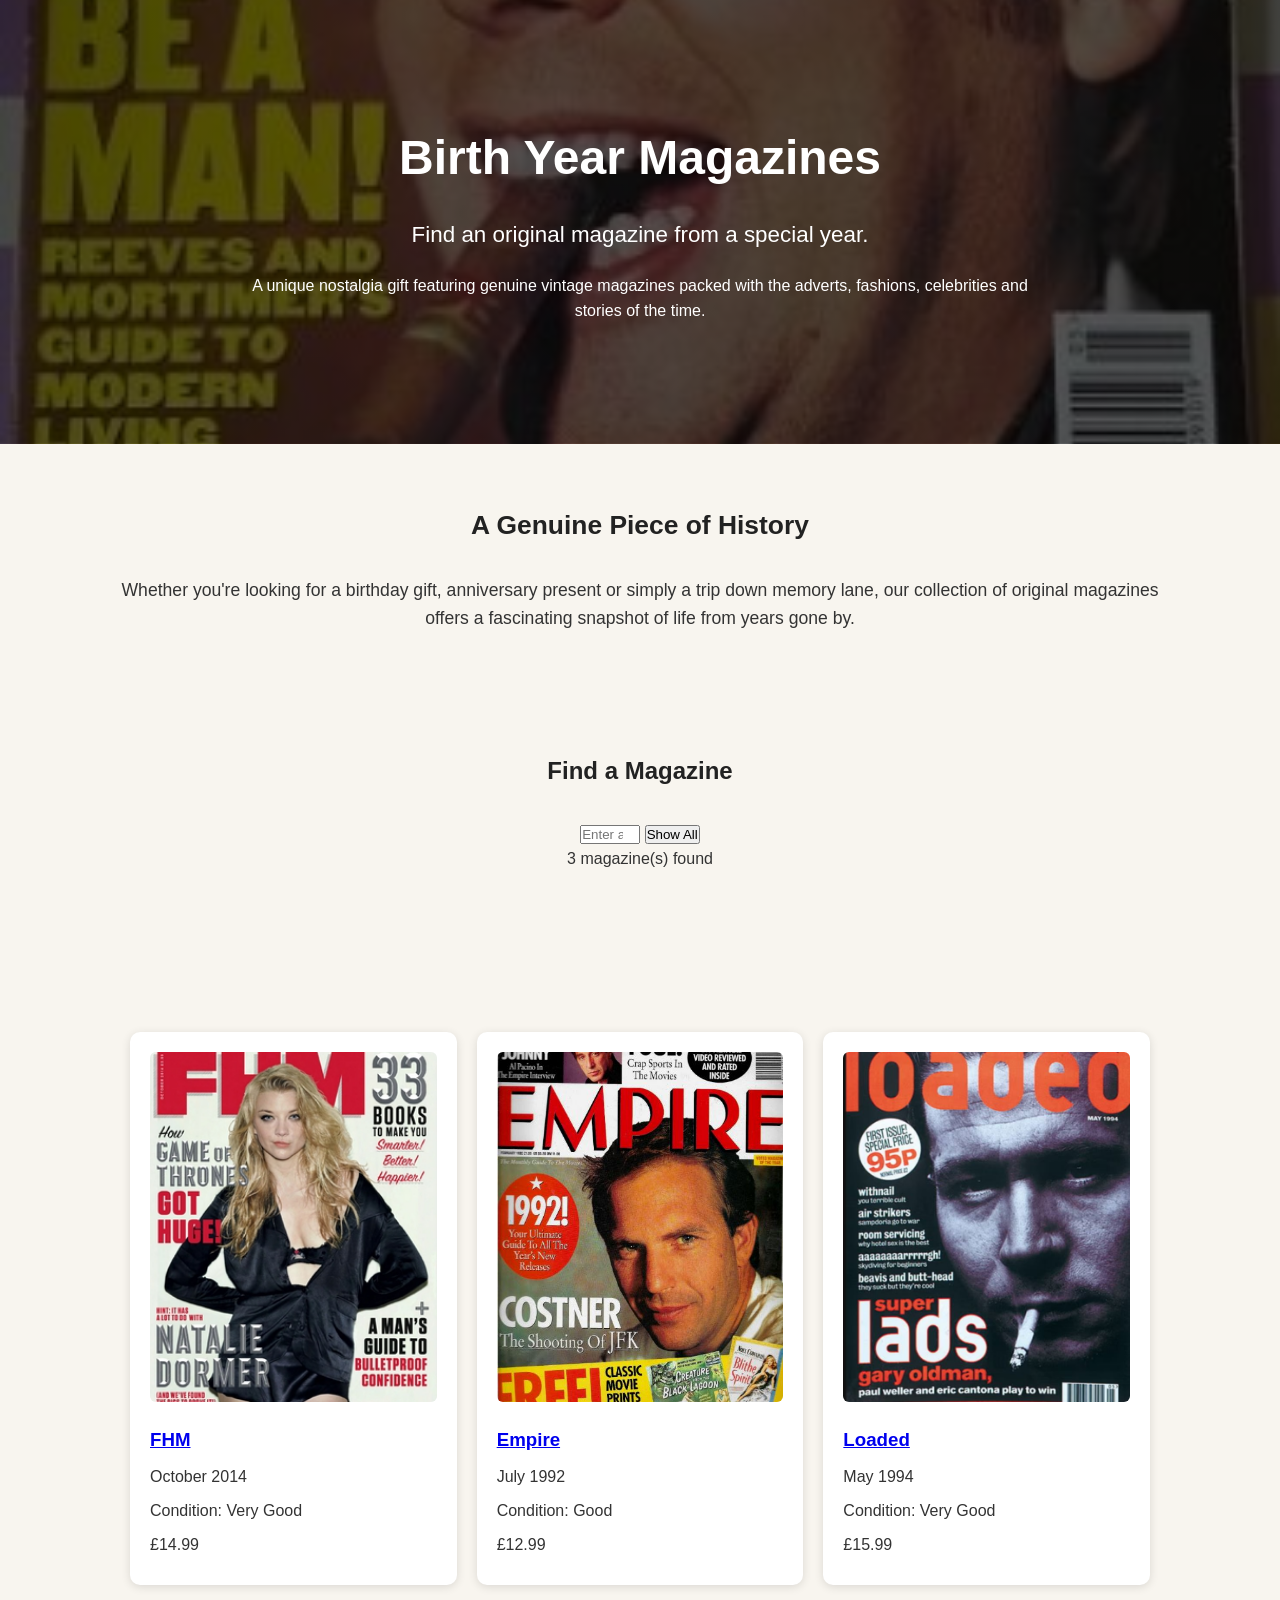
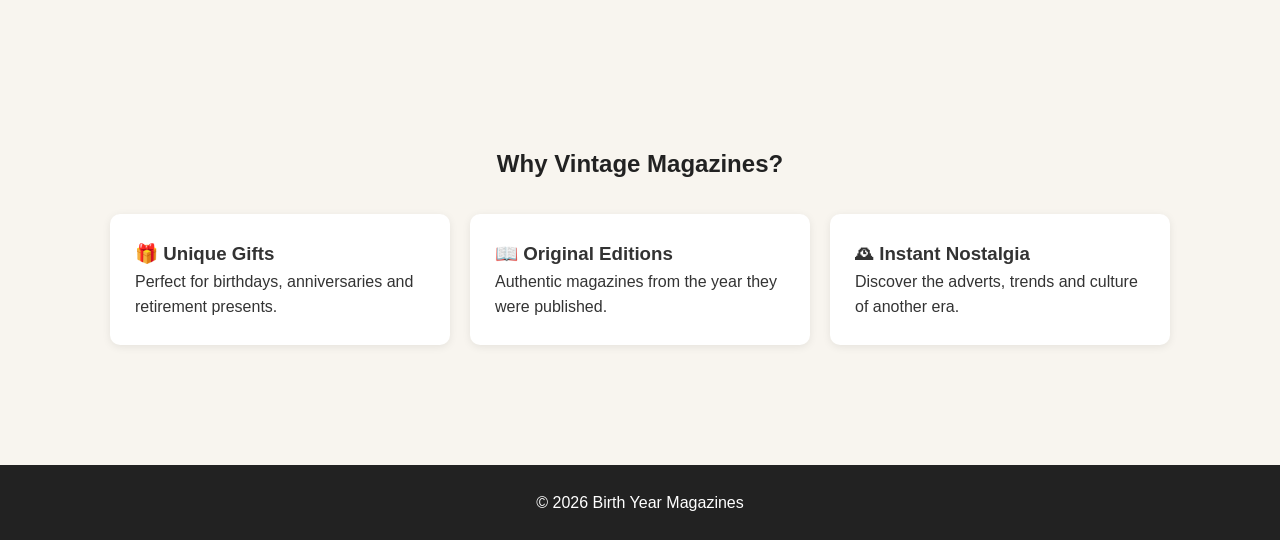
<file: index.html>
<!DOCTYPE html>
<html lang="en">
<head>
    <meta charset="UTF-8">
    <meta name="viewport" content="width=device-width, initial-scale=1.0">
    <title>Birth Year Magazines</title>
    <link rel="stylesheet" href="style.css">
</head>

<body>

<header class="hero">
    <div class="hero-content">
        <h1>Birth Year Magazines</h1>

        <p class="tagline">
            Find an original magazine from a special year.
        </p>

        <p>
            A unique nostalgia gift featuring genuine vintage magazines
            packed with the adverts, fashions, celebrities and stories
            of the time.
        </p>
    </div>
</header>

<section class="intro">
    <h2>A Genuine Piece of History</h2>

    <p>
        Whether you're looking for a birthday gift, anniversary present
        or simply a trip down memory lane, our collection of original
        magazines offers a fascinating snapshot of life from years gone by.
    </p>
</section>

<section id="search">
    <h2>Find a Magazine</h2>

    <input
        type="number"
        id="yearFilter"
        placeholder="Enter a year, e.g. 1992"
        min="1900"
        max="2030"
    >

    <button id="clearFilter">Show All</button>

    <p id="resultsCount"></p>
</section>

<section>
    <div id="magazine-list"></div>
</section>

<section class="benefits">
    <h2>Why Vintage Magazines?</h2>

    <div class="benefit-grid">

        <div class="benefit">
            <h3>🎁 Unique Gifts</h3>
            <p>Perfect for birthdays, anniversaries and retirement presents.</p>
        </div>

        <div class="benefit">
            <h3>📖 Original Editions</h3>
            <p>Authentic magazines from the year they were published.</p>
        </div>

        <div class="benefit">
            <h3>🕰 Instant Nostalgia</h3>
            <p>Discover the adverts, trends and culture of another era.</p>
        </div>

    </div>
</section>

<footer>
    <p>© 2026 Birth Year Magazines</p>
</footer>

<script src="app.js"></script>

</body>
</html>
</file>
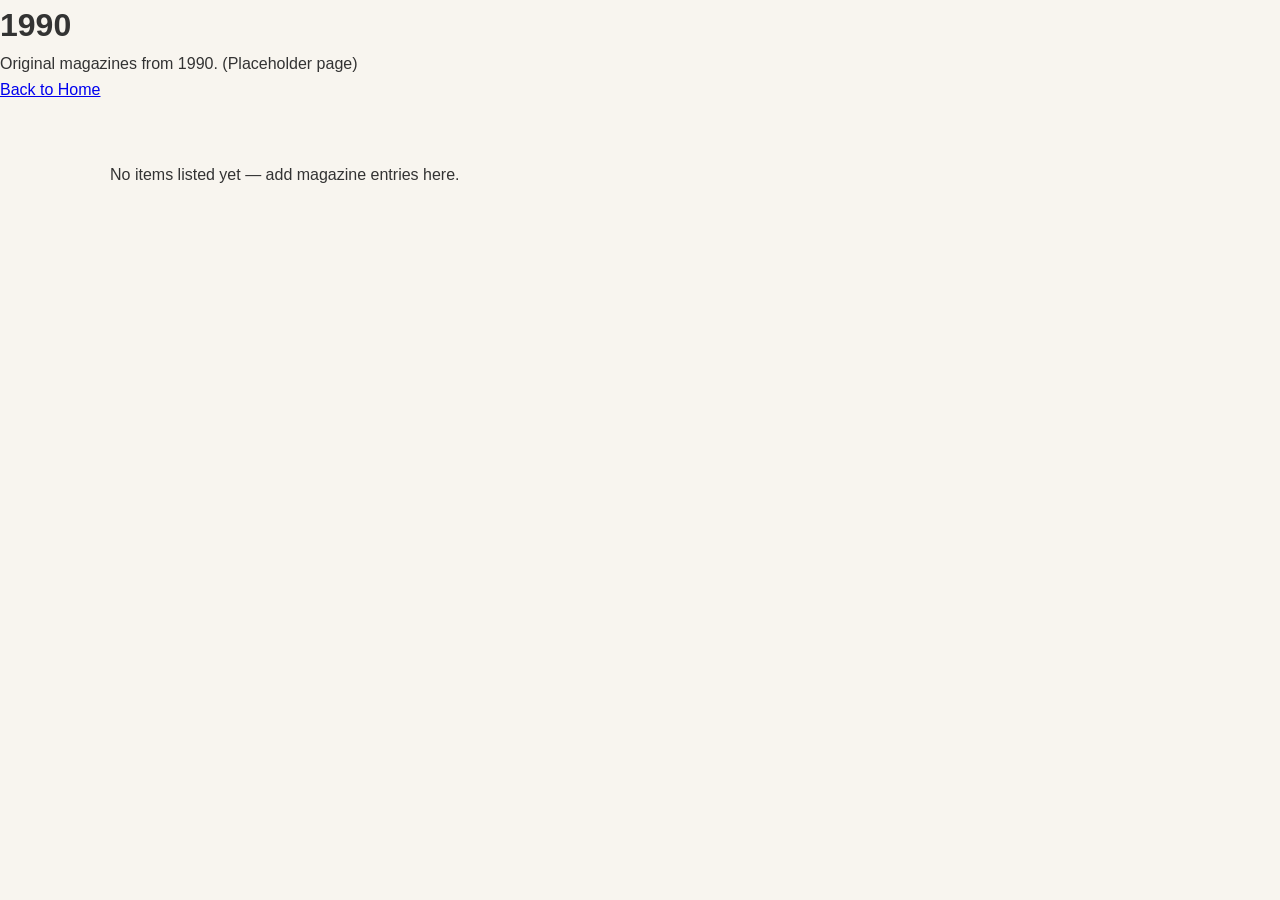
<file: 1990.html>
<!DOCTYPE html>
<html lang="en">
<head>
  <meta charset="utf-8" />
  <meta name="viewport" content="width=device-width, initial-scale=1" />
  <title>1990 — Birth Year Magazines</title>
  <link rel="stylesheet" href="style.css" />
</head>
<body>
  <main>
    <header>
      <h1>1990</h1>
      <p>Original magazines from 1990. (Placeholder page)</p>
      <p><a href="index.html">Back to Home</a></p>
    </header>

    <section>
      <p>No items listed yet — add magazine entries here.</p>
    </section>
  </main>
</body>
</html>
</file>
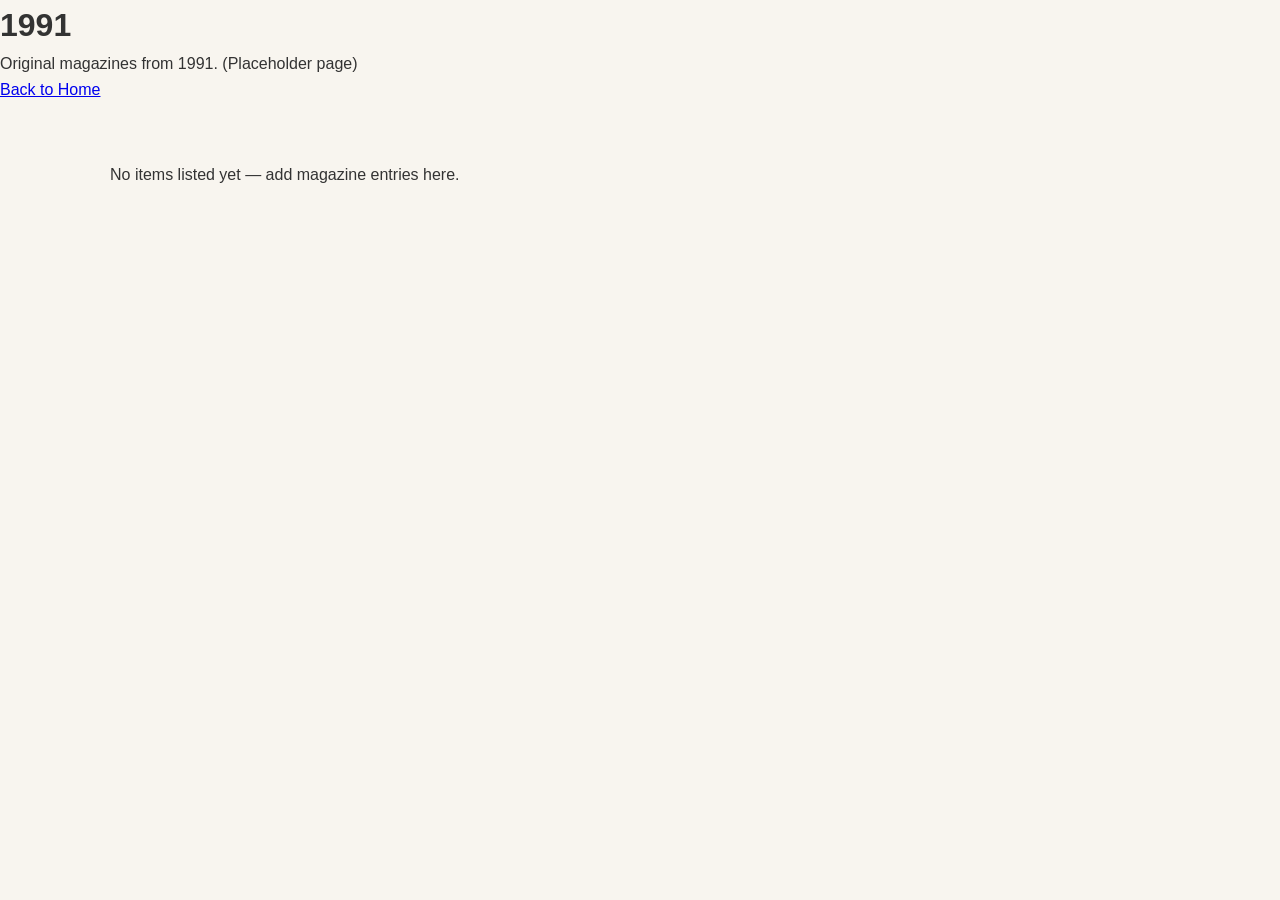
<file: 1991.html>
<!DOCTYPE html>
<html lang="en">
<head>
  <meta charset="utf-8" />
  <meta name="viewport" content="width=device-width, initial-scale=1" />
  <title>1991 — Birth Year Magazines</title>
  <link rel="stylesheet" href="style.css" />
</head>
<body>
  <main>
    <header>
      <h1>1991</h1>
      <p>Original magazines from 1991. (Placeholder page)</p>
      <p><a href="index.html">Back to Home</a></p>
    </header>

    <section>
      <p>No items listed yet — add magazine entries here.</p>
    </section>
  </main>
</body>
</html>
</file>
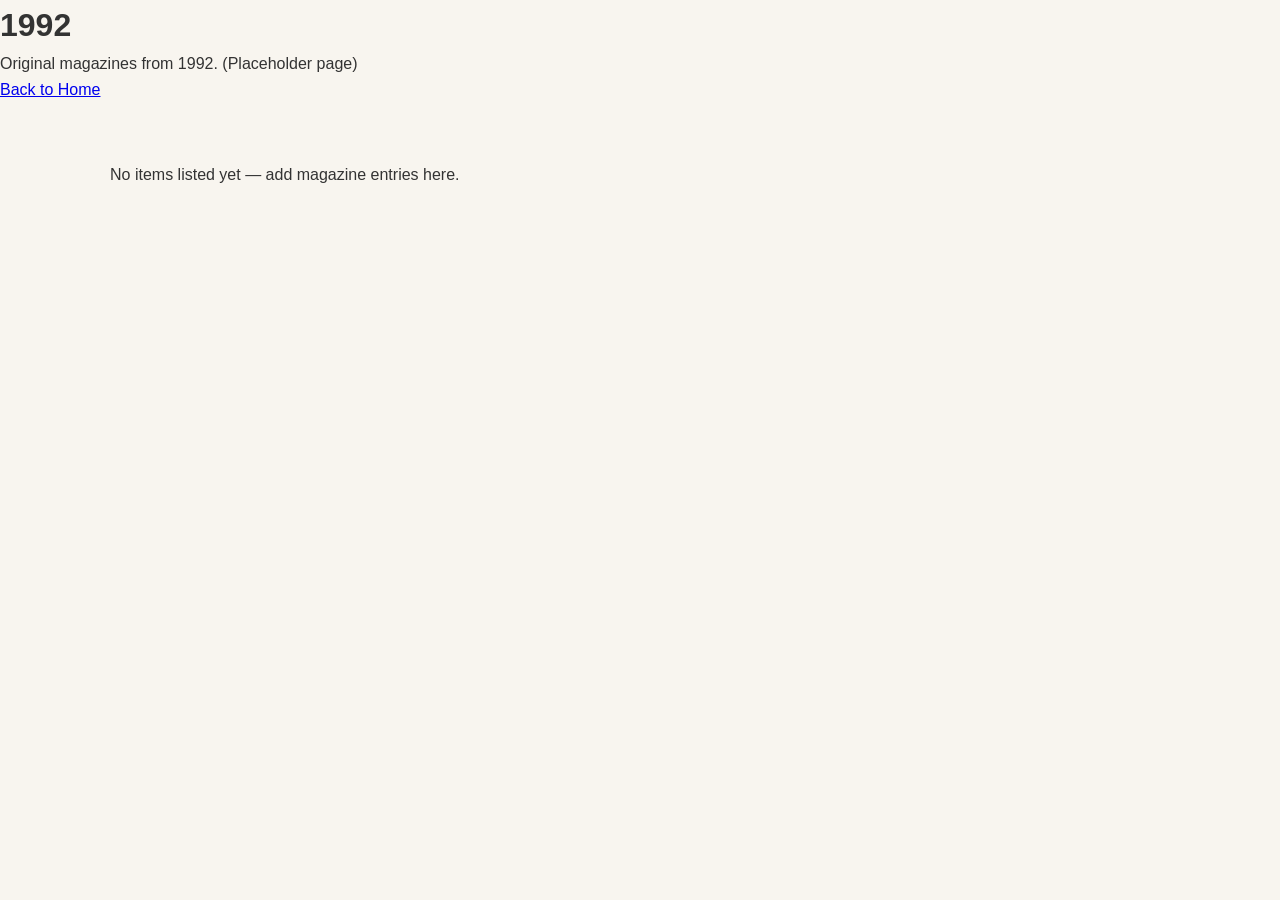
<file: 1992.html>
<!DOCTYPE html>
<html lang="en">
<head>
  <meta charset="utf-8" />
  <meta name="viewport" content="width=device-width, initial-scale=1" />
  <title>1992 — Birth Year Magazines</title>
  <link rel="stylesheet" href="style.css" />
</head>
<body>
  <main>
    <header>
      <h1>1992</h1>
      <p>Original magazines from 1992. (Placeholder page)</p>
      <p><a href="index.html">Back to Home</a></p>
    </header>

    <section>
      <p>No items listed yet — add magazine entries here.</p>
    </section>
  </main>
</body>
</html>
</file>
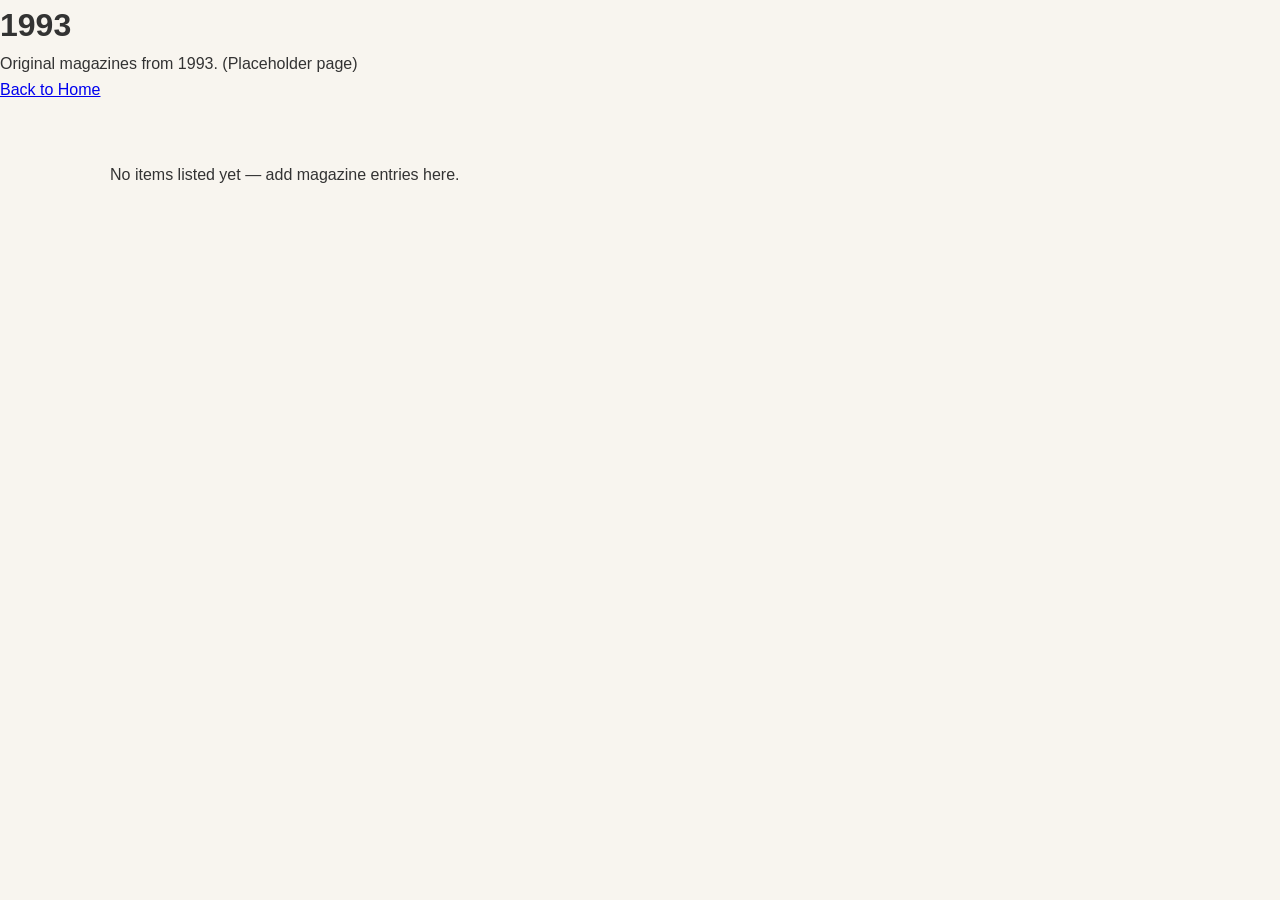
<file: 1993.html>
<!DOCTYPE html>
<html lang="en">
<head>
  <meta charset="utf-8" />
  <meta name="viewport" content="width=device-width, initial-scale=1" />
  <title>1993 — Birth Year Magazines</title>
  <link rel="stylesheet" href="style.css" />
</head>
<body>
  <main>
    <header>
      <h1>1993</h1>
      <p>Original magazines from 1993. (Placeholder page)</p>
      <p><a href="index.html">Back to Home</a></p>
    </header>

    <section>
      <p>No items listed yet — add magazine entries here.</p>
    </section>
  </main>
</body>
</html>
</file>
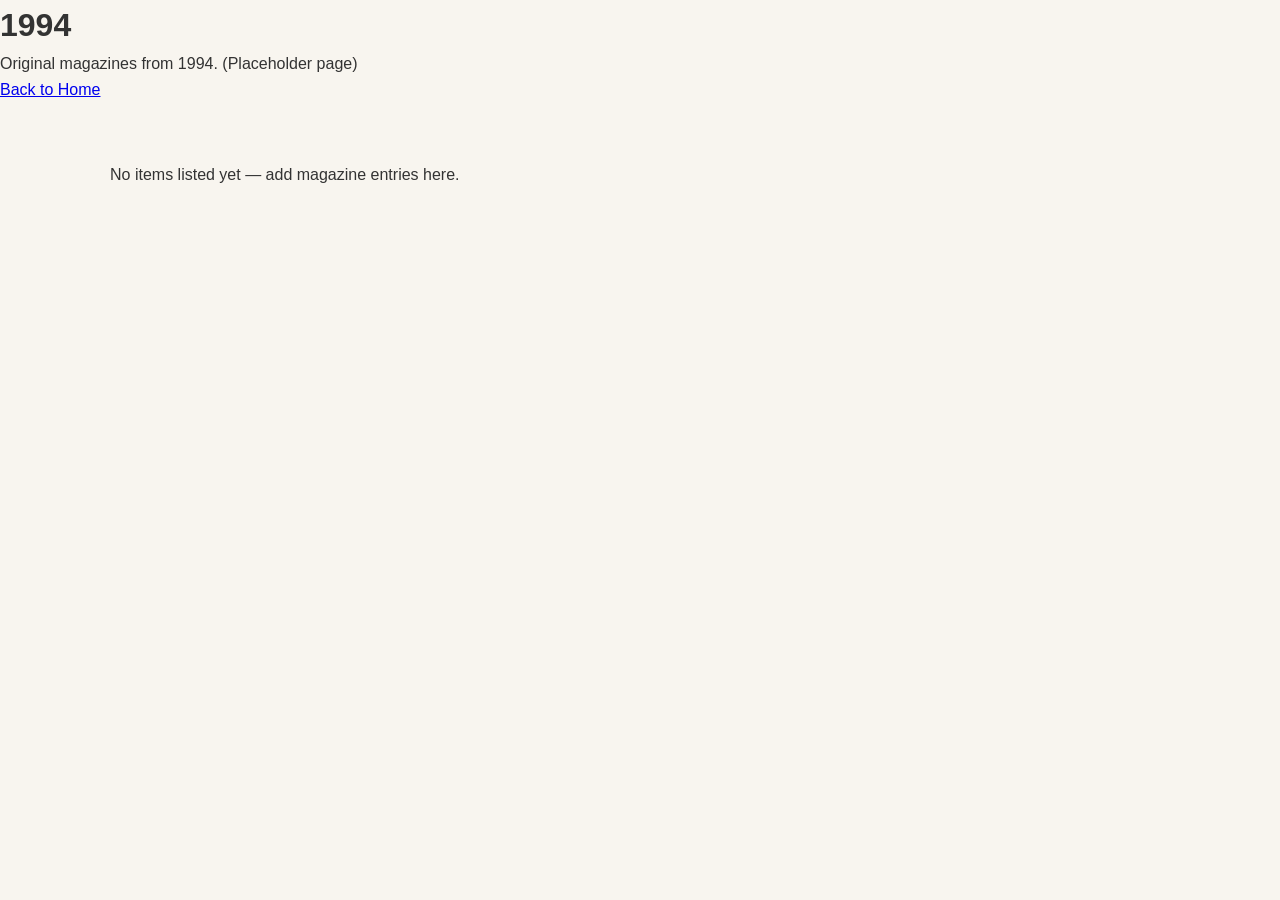
<file: 1994.html>
<!DOCTYPE html>
<html lang="en">
<head>
  <meta charset="utf-8" />
  <meta name="viewport" content="width=device-width, initial-scale=1" />
  <title>1994 — Birth Year Magazines</title>
  <link rel="stylesheet" href="style.css" />
</head>
<body>
  <main>
    <header>
      <h1>1994</h1>
      <p>Original magazines from 1994. (Placeholder page)</p>
      <p><a href="index.html">Back to Home</a></p>
    </header>

    <section>
      <p>No items listed yet — add magazine entries here.</p>
    </section>
  </main>
</body>
</html>
</file>
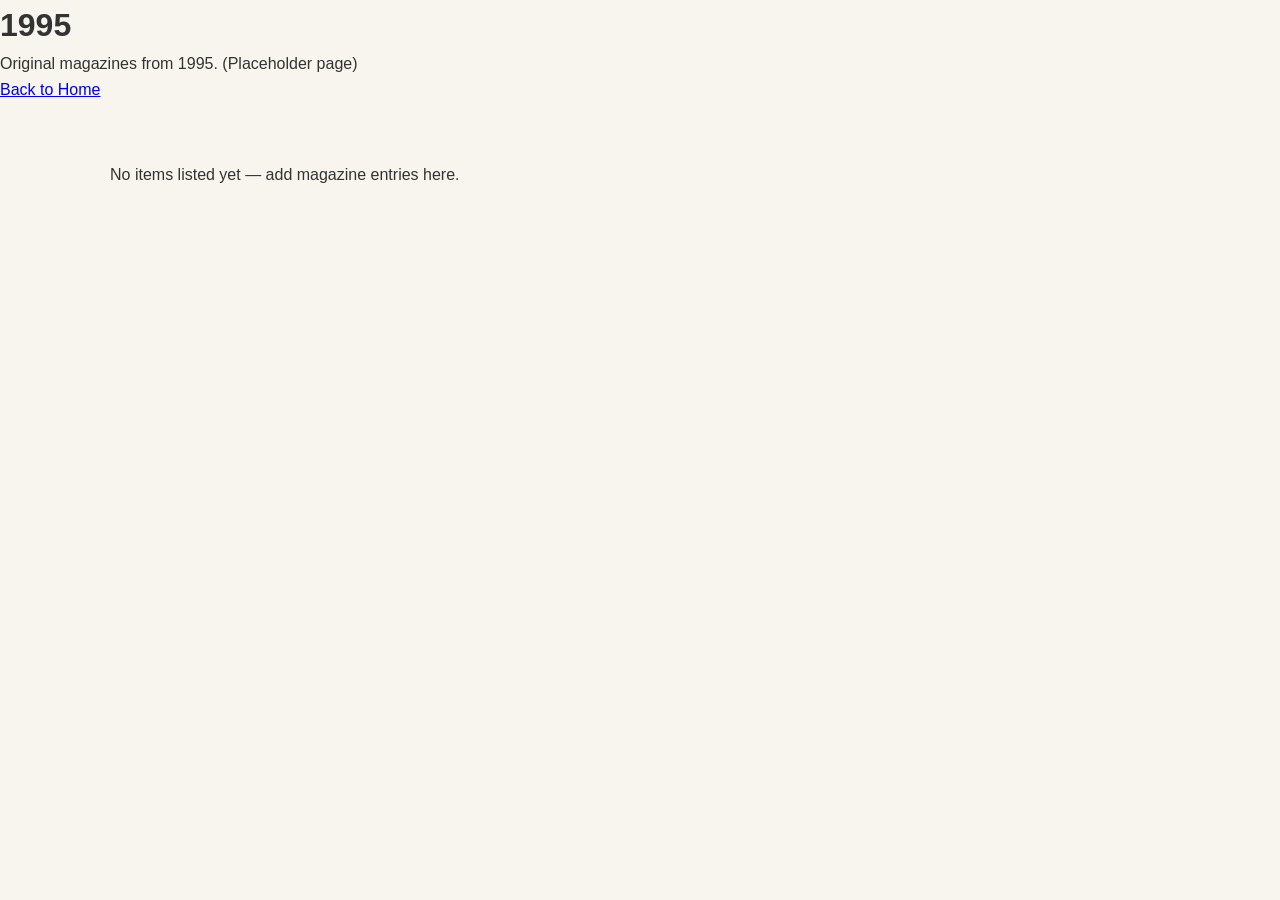
<file: 1995.html>
<!DOCTYPE html>
<html lang="en">
<head>
  <meta charset="utf-8" />
  <meta name="viewport" content="width=device-width, initial-scale=1" />
  <title>1995 — Birth Year Magazines</title>
  <link rel="stylesheet" href="style.css" />
</head>
<body>
  <main>
    <header>
      <h1>1995</h1>
      <p>Original magazines from 1995. (Placeholder page)</p>
      <p><a href="index.html">Back to Home</a></p>
    </header>

    <section>
      <p>No items listed yet — add magazine entries here.</p>
    </section>
  </main>
</body>
</html>
</file>
<file: style.css>
* {
    margin: 0;
    padding: 0;
    box-sizing: border-box;
}

body {
    font-family: Arial, Helvetica, sans-serif;
    line-height: 1.6;
    color: #333;
    background: #f8f5ef;
}

.hero {
    background: linear-gradient(
        rgba(0,0,0,0.65),
        rgba(0,0,0,0.65)
    ),
    url("images/magazine-hero.jpg");

    background-size: cover;
    background-position: center;

    color: white;
    text-align: center;
    padding: 120px 20px;
}

.hero-content {
    max-width: 800px;
    margin: auto;
}

.hero h1 {
    font-size: 3rem;
    margin-bottom: 20px;
}

.tagline {
    font-size: 1.4rem;
    margin-bottom: 20px;
}

.button {
    display: inline-block;
    margin-top: 20px;
    padding: 12px 24px;
    background: #b8860b;
    color: white;
    text-decoration: none;
    border-radius: 6px;
    transition: 0.3s;
}

.button:hover {
    background: #996f08;
}

.secondary {
    background: #444;
}

section {
    max-width: 1100px;
    margin: auto;
    padding: 60px 20px;
}

h2 {
    text-align: center;
    margin-bottom: 30px;
    color: #222;
}

.intro {
    text-align: center;
    font-size: 1.1rem;
}

.year-grid {
    display: grid;
    grid-template-columns: repeat(auto-fit, minmax(180px, 1fr));
    gap: 20px;
}

.year-card {
    background: white;
    padding: 25px;
    text-align: center;
    text-decoration: none;
    color: inherit;
    border-radius: 10px;
    box-shadow: 0 2px 8px rgba(0,0,0,0.1);
    transition: 0.3s;
}

.year-card:hover {
    transform: translateY(-4px);
}

.year-card h3 {
    margin-bottom: 10px;
    font-size: 1.5rem;
}

.benefit-grid {
    display: grid;
    grid-template-columns: repeat(auto-fit, minmax(250px, 1fr));
    gap: 20px;
}

.benefit {
    background: white;
    padding: 25px;
    border-radius: 10px;
    box-shadow: 0 2px 8px rgba(0,0,0,0.08);
}

.featured-box {
    display: flex;
    flex-wrap: wrap;
    gap: 30px;
    align-items: center;
    background: white;
    padding: 30px;
    border-radius: 10px;
    box-shadow: 0 2px 8px rgba(0,0,0,0.1);
}

.featured-box img {
    width: 250px;
    max-width: 100%;
    border-radius: 6px;
}

footer {
    background: #222;
    color: white;
    text-align: center;
    padding: 25px;
    margin-top: 60px;
}

#search {
    text-align: center;
}

#magazine-list {
    display: grid;
    grid-template-columns: repeat(auto-fill, minmax(280px, 1fr));
    gap: 20px;
    max-width: 1200px;
    margin: 40px auto;
    padding: 0 20px;
}

.mag-card {
    background: white;
    border-radius: 10px;
    padding: 20px;
    box-shadow: 0 2px 10px rgba(0,0,0,0.12);
}

.mag-card h3 {
    margin-bottom: 10px;
}

.mag-card p {
    margin-bottom: 8px;
}

.mag-image {
    width: 100%;
    height: 350px;
    object-fit: cover;
    border-radius: 6px;
    margin-bottom: 15px;
}
</file>
